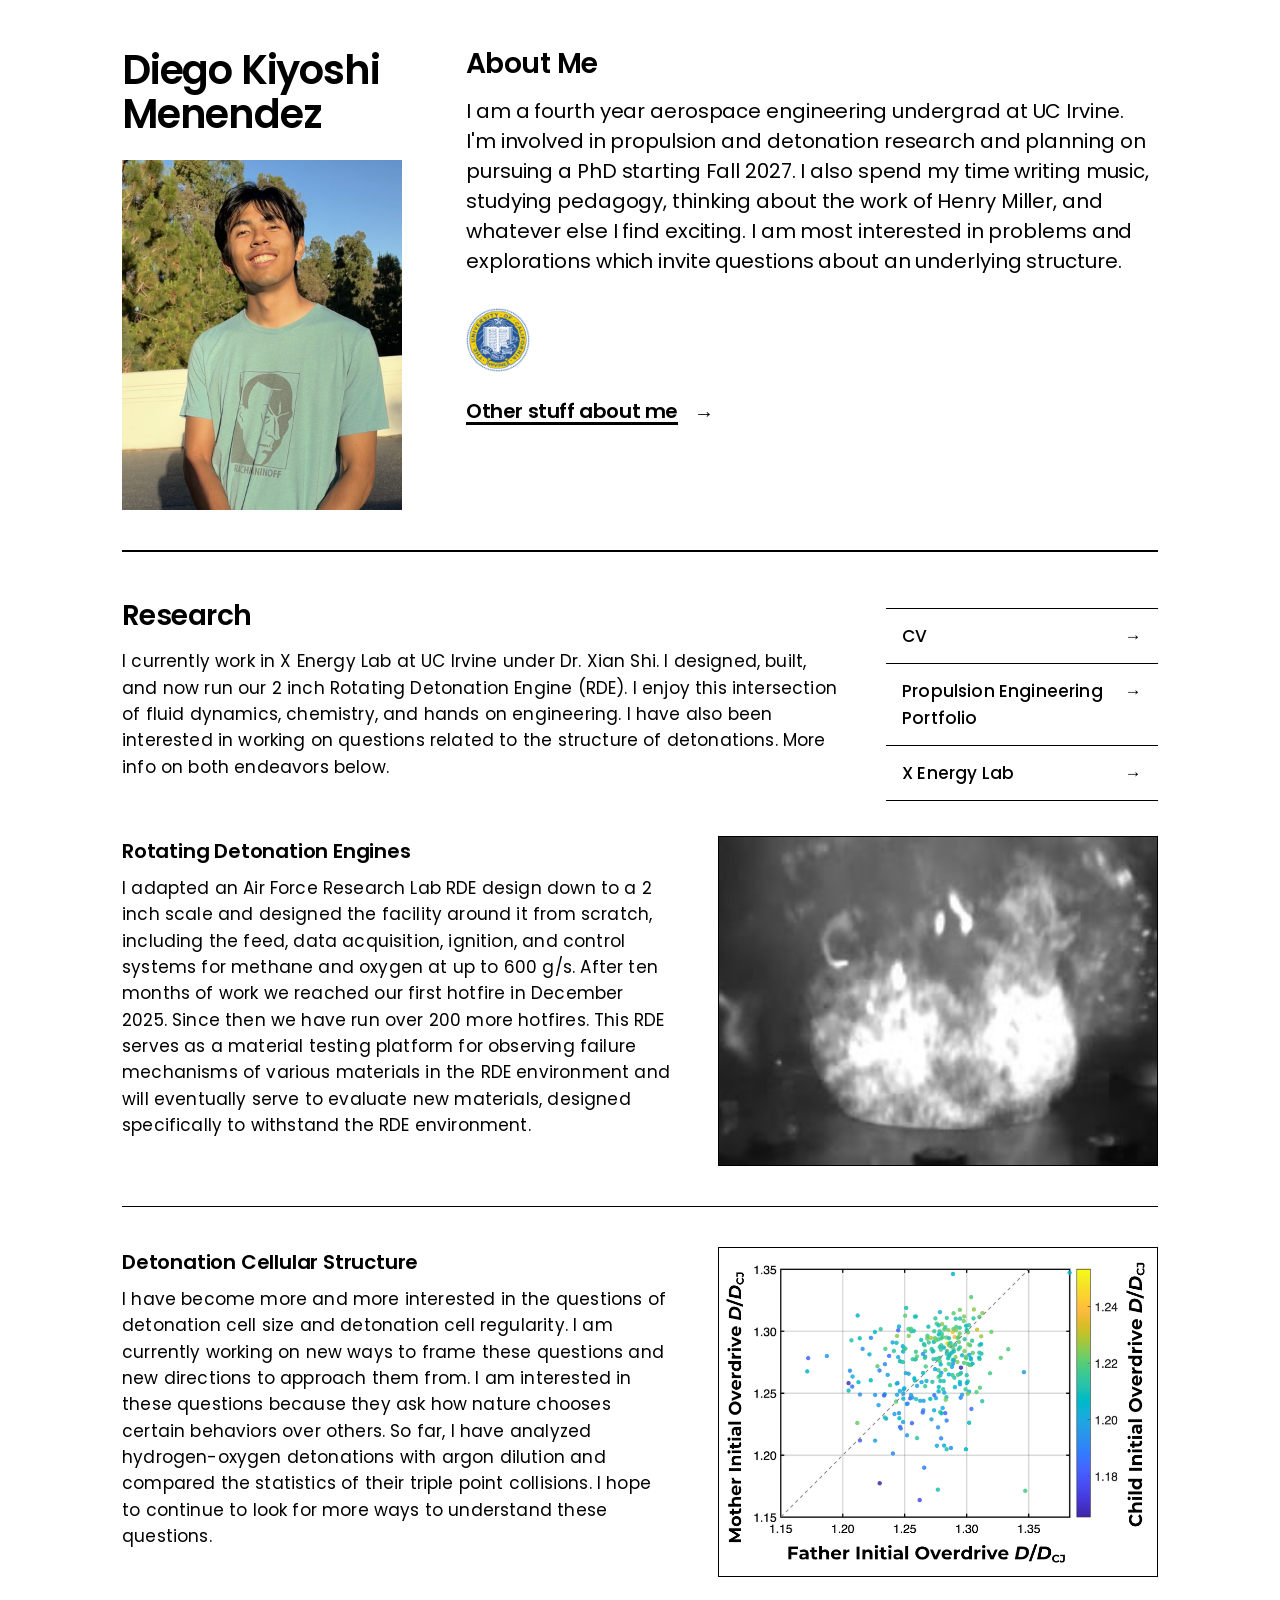
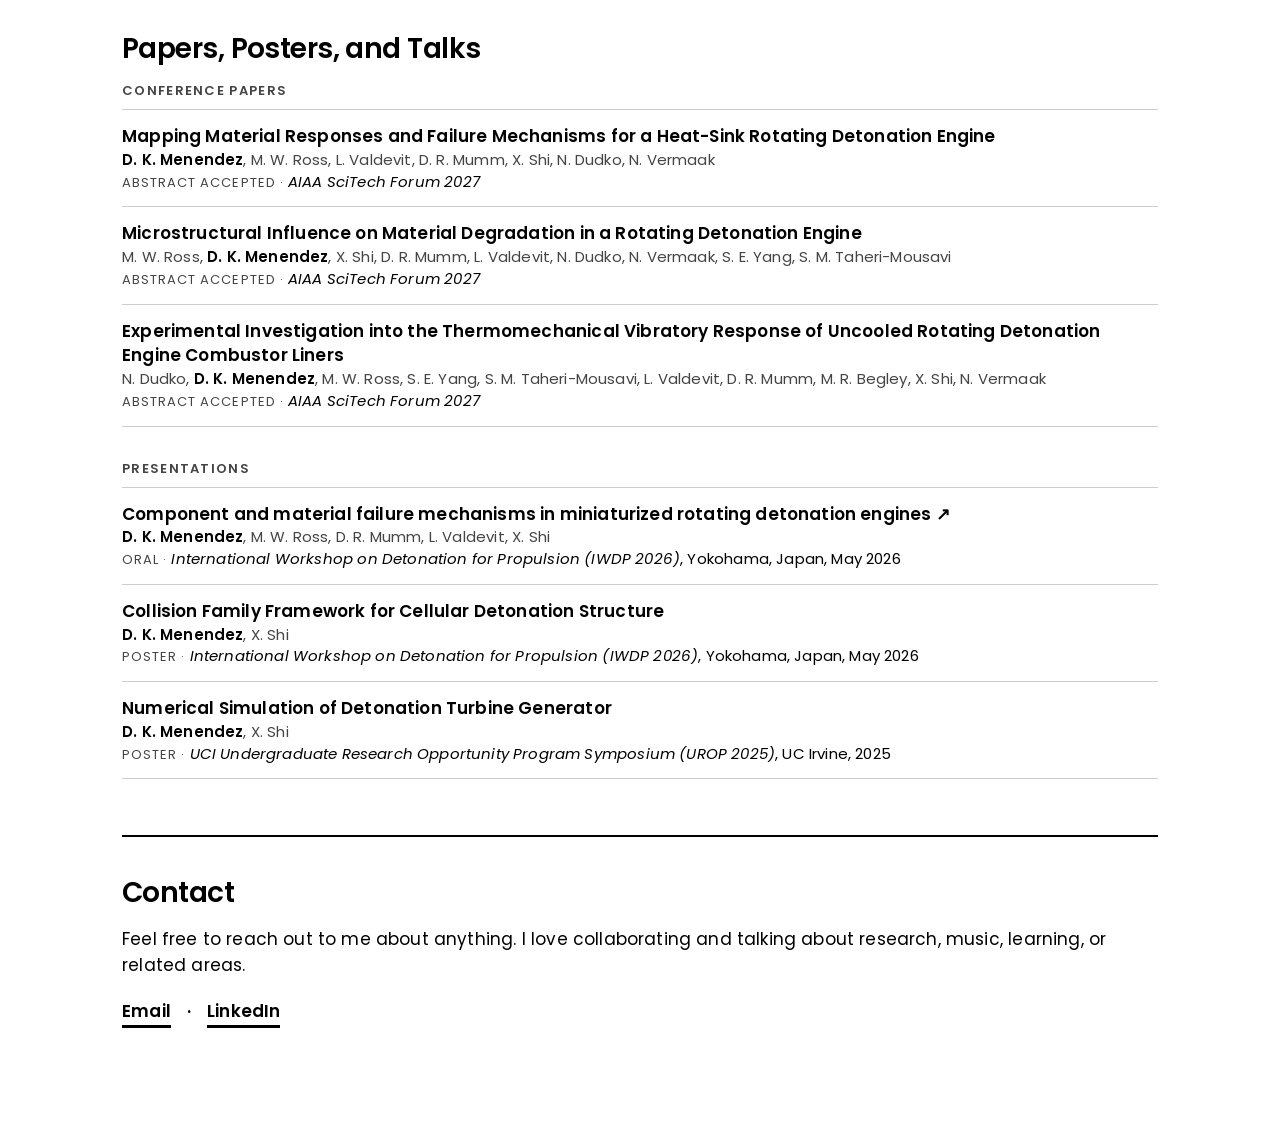
<file: index.html>
<!doctype html>
<html lang="en">
<head>
  <meta charset="utf-8">
  <meta name="viewport" content="width=device-width, initial-scale=1">
  <meta name="robots" content="noindex">
  <title>Diego Kiyoshi Menendez</title>
  <link rel="preconnect" href="https://fonts.googleapis.com">
  <link rel="preconnect" href="https://fonts.gstatic.com" crossorigin>
  <link href="https://fonts.googleapis.com/css2?family=Poppins:wght@400;500;600;700&display=swap" rel="stylesheet">
  <link rel="stylesheet" href="style.css">
</head>
<body>
  <header class="top">
    <div class="identity">
      <h1 class="name">Diego Kiyoshi Menendez</h1>
      <div class="portrait"><img src="portrait.jpg" alt="Portrait of Diego Kiyoshi Menendez"></div>
    </div>
    <section class="about" id="about">
      <h2>About Me</h2>
      <p>I am a fourth year aerospace engineering undergrad at UC Irvine. I'm involved in propulsion and detonation research and planning on pursuing a PhD starting Fall 2027. I also spend my time writing music, studying pedagogy, thinking about the work of Henry Miller, and whatever else I find exciting. I am most interested in problems and explorations which invite questions about an underlying structure.</p>
      <div class="logo-box">
        <div class="logo-slot"><img src="uci-seal.png" alt="University of California, Irvine seal"></div>
      </div>
      <a class="other-stuff" href="other-stuff/index.html">
        <span class="other-stuff-label">Other stuff about me</span>
        <span class="other-stuff-arrow" aria-hidden="true">&rarr;</span>
      </a>
    </section>
  </header>

  <div class="research-layout">
    <main class="research">
      <section id="research-overview">
        <h2>Research</h2>
        <p>I currently work in X Energy Lab at UC Irvine under Dr. Xian Shi. I designed, built, and now run our 2 inch Rotating Detonation Engine (RDE). I enjoy this intersection of fluid dynamics, chemistry, and hands on engineering. I have also been interested in working on questions related to the structure of detonations. More info on both endeavors below.</p>
      </section>

      <section id="threads">
      <article class="thread" id="thread-1">
        <div class="thread-body">
        <h3>Rotating Detonation Engines</h3>
        <p>I adapted an Air Force Research Lab RDE design down to a 2 inch scale and designed the facility around it from scratch, including the feed, data acquisition, ignition, and control systems for methane and oxygen at up to 600 g/s. After ten months of work we reached our first hotfire in December 2025. Since then we have run over 200 more hotfires. This RDE serves as a material testing platform for observing failure mechanisms of various materials in the RDE environment and will eventually serve to evaluate new materials, designed specifically to withstand the RDE environment.</p>
        </div>
        <figure class="thread-media">
          <video autoplay muted loop playsinline preload="auto" disablepictureinpicture poster="media/rde-test-poster.jpg" aria-label="Test footage of the 2 inch rotating detonation engine">
            <source src="media/rde-test.mp4" type="video/mp4">
          </video>
        </figure>
      </article>
      <article class="thread" id="thread-2">
        <div class="thread-body">
        <h3>Detonation Cellular Structure</h3>
        <p>I have become more and more interested in the questions of detonation cell size and detonation cell regularity. I am currently working on new ways to frame these questions and new directions to approach them from. I am interested in these questions because they ask how nature chooses certain behaviors over others. So far, I have analyzed hydrogen-oxygen detonations with argon dilution and compared the statistics of their triple point collisions. I hope to continue to look for more ways to understand these questions.</p>
        </div>
        <figure class="thread-media">
          <img src="media/cell-structure.png" alt="Scatter plot of mother versus father collision initial overdrive, with each point colored by the child collision initial overdrive">
        </figure>
      </article>
      </section>

      <section id="publications">
        <h2>Papers, Posters, and Talks</h2>

        <h3>Conference papers</h3>
        <ul class="pub-list">
          <li>
            <span class="pub-title">Mapping Material Responses and Failure Mechanisms for a Heat-Sink Rotating Detonation Engine</span>
            <span class="pub-authors"><strong>D. K. Menendez</strong>, M. W. Ross, L. Valdevit, D. R. Mumm, X. Shi, N. Dudko, N. Vermaak</span>
            <span class="pub-venue"><span class="pub-tag">Abstract accepted &middot;</span> <em>AIAA SciTech Forum 2027</em></span>
          </li>
          <li>
            <span class="pub-title">Microstructural Influence on Material Degradation in a Rotating Detonation Engine</span>
            <span class="pub-authors">M. W. Ross, <strong>D. K. Menendez</strong>, X. Shi, D. R. Mumm, L. Valdevit, N. Dudko, N. Vermaak, S. E. Yang, S. M. Taheri-Mousavi</span>
            <span class="pub-venue"><span class="pub-tag">Abstract accepted &middot;</span> <em>AIAA SciTech Forum 2027</em></span>
          </li>
          <li>
            <span class="pub-title">Experimental Investigation into the Thermomechanical Vibratory Response of Uncooled Rotating Detonation Engine Combustor Liners</span>
            <span class="pub-authors">N. Dudko, <strong>D. K. Menendez</strong>, M. W. Ross, S. E. Yang, S. M. Taheri-Mousavi, L. Valdevit, D. R. Mumm, M. R. Begley, X. Shi, N. Vermaak</span>
            <span class="pub-venue"><span class="pub-tag">Abstract accepted &middot;</span> <em>AIAA SciTech Forum 2027</em></span>
          </li>
        </ul>

        <h3>Presentations</h3>
        <ul class="pub-list">
          <li>
            <a class="pub-title" href="https://diegokmenendez.github.io/propulsion-engineering-portfolio/pub-iwdp-2026.pdf">Component and material failure mechanisms in miniaturized rotating detonation engines</a>
            <span class="pub-authors"><strong>D. K. Menendez</strong>, M. W. Ross, D. R. Mumm, L. Valdevit, X. Shi</span>
            <span class="pub-venue"><span class="pub-tag">Oral &middot;</span> <em>International Workshop on Detonation for Propulsion (IWDP 2026)</em>, Yokohama, Japan, May 2026</span>
          </li>
          <li>
            <span class="pub-title">Collision Family Framework for Cellular Detonation Structure</span>
            <span class="pub-authors"><strong>D. K. Menendez</strong>, X. Shi</span>
            <span class="pub-venue"><span class="pub-tag">Poster &middot;</span> <em>International Workshop on Detonation for Propulsion (IWDP 2026)</em>, Yokohama, Japan, May 2026</span>
          </li>
          <li>
            <span class="pub-title">Numerical Simulation of Detonation Turbine Generator</span>
            <span class="pub-authors"><strong>D. K. Menendez</strong>, X. Shi</span>
            <span class="pub-venue"><span class="pub-tag">Poster &middot;</span> <em>UCI Undergraduate Research Opportunity Program Symposium (UROP 2025)</em>, UC Irvine, 2025</span>
          </li>
        </ul>
      </section>
    </main>

    <aside class="side">
      <a href="cv.pdf">CV</a>
      <a href="https://diegokmenendez.github.io/propulsion-engineering-portfolio/">Propulsion Engineering Portfolio</a>
      <a href="https://faculty.sites.uci.edu/xenergylab/">X Energy Lab</a>
    </aside>
  </div>

  <footer class="contact-section" id="contact">
    <h2>Contact</h2>
    <p>Feel free to reach out to me about anything. I love collaborating and talking about research, music, learning, or related areas.</p>
    <p class="contact">
      <a href="mailto:dkmenend@uci.edu">Email</a>
      <span aria-hidden="true">&middot;</span>
      <a href="https://www.linkedin.com/in/diegokmenendez">LinkedIn</a>
    </p>
  </footer>
</body>
</html>
</file>
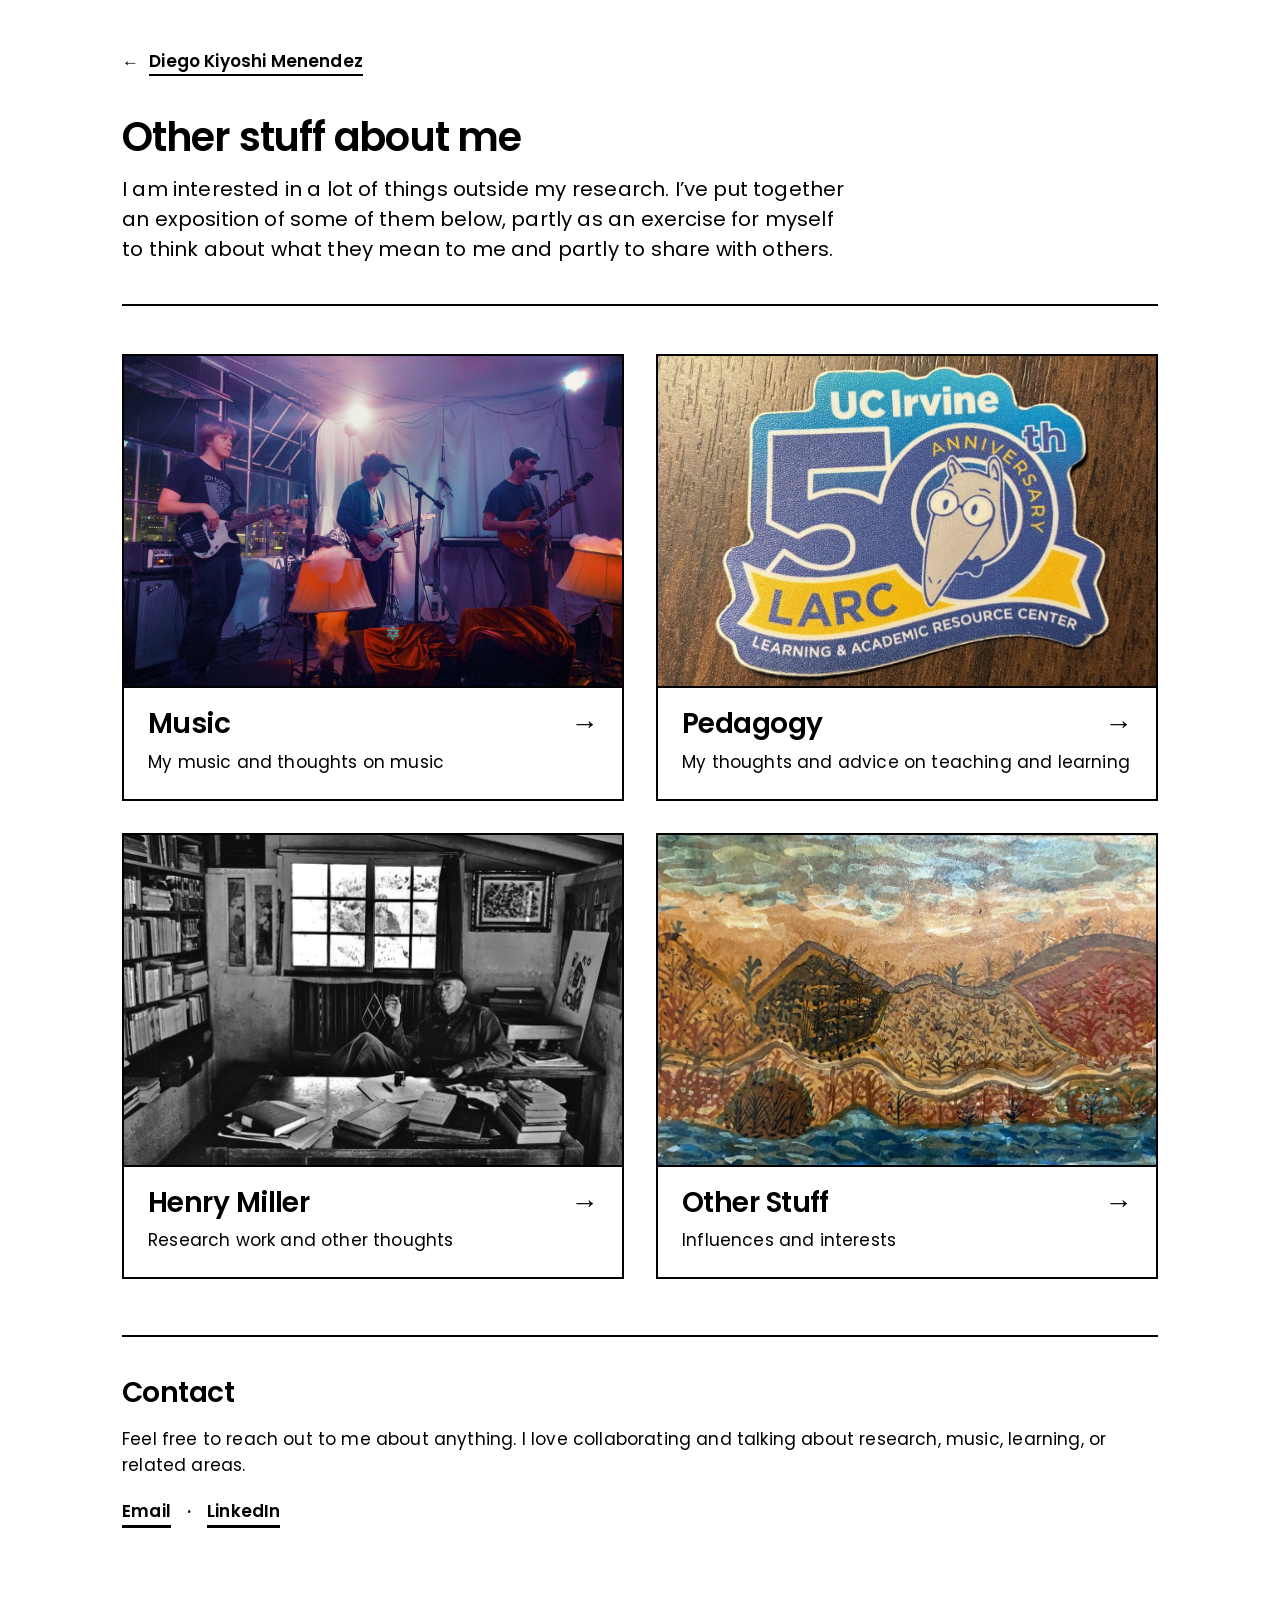
<file: other-stuff/index.html>
<!doctype html>
<html lang="en">
<head>
  <meta charset="utf-8">
  <meta name="viewport" content="width=device-width, initial-scale=1">
  <meta name="robots" content="noindex">
  <title>Other Stuff | Diego Kiyoshi Menendez</title>
  <link rel="preconnect" href="https://fonts.googleapis.com">
  <link rel="preconnect" href="https://fonts.gstatic.com" crossorigin>
  <link href="https://fonts.googleapis.com/css2?family=Poppins:wght@400;500;600;700&display=swap" rel="stylesheet">
  <link rel="stylesheet" href="../style.css">
</head>
<body>
  <header class="page-top">
    <a class="back" href="../index.html">
      <span class="back-arrow" aria-hidden="true">&larr;</span>
      <span class="back-label">Diego Kiyoshi Menendez</span>
    </a>
    <h1 class="page-title">Other stuff about me</h1>
    <p class="page-intro">I am interested in a lot of things outside my research. I&rsquo;ve put together an exposition of some of them below, partly as an exercise for myself to think about what they mean to me and partly to share with others.</p>
  </header>

  <main class="tiles">
      <a class="tile" href="music/index.html">
        <div class="tile-image"><img src="../media/music.jpg" alt="Three musicians playing bass and guitars on a small stage lit in purple and orange, with glowing lamps in the foreground"></div>
        <div class="tile-text">
          <h2>Music<span class="tile-arrow" aria-hidden="true">&rarr;</span></h2>
          <p>My music and thoughts on music</p>
        </div>
      </a>
      <a class="tile" href="pedagogy/index.html">
        <div class="tile-image"><img src="../media/pedagogy.jpg" alt="UC Irvine Learning and Academic Resource Center 50th anniversary sticker on a wooden table"></div>
        <div class="tile-text">
          <h2>Pedagogy<span class="tile-arrow" aria-hidden="true">&rarr;</span></h2>
          <p>My thoughts and advice on teaching and learning</p>
        </div>
      </a>
      <a class="tile" href="henry-miller/index.html">
        <div class="tile-image"><img src="../media/henry-miller.jpg" alt="Black-and-white photograph of a man seated at a cluttered desk in a book-filled study"></div>
        <div class="tile-text">
          <h2>Henry Miller<span class="tile-arrow" aria-hidden="true">&rarr;</span></h2>
          <p>Research work and other thoughts</p>
        </div>
      </a>
      <a class="tile" href="elsewhere/index.html">
        <div class="tile-image"><img src="../media/other-stuff.jpg" alt="Small gouache landscape of rust-colored hills under a cloudy sky above blue water"></div>
        <div class="tile-text">
          <h2>Other Stuff<span class="tile-arrow" aria-hidden="true">&rarr;</span></h2>
          <p>Influences and interests</p>
        </div>
      </a>
  </main>

  <footer class="contact-section" id="contact">
    <h2>Contact</h2>
    <p>Feel free to reach out to me about anything. I love collaborating and talking about research, music, learning, or related areas.</p>
    <p class="contact">
      <a href="mailto:dkmenend@uci.edu">Email</a>
      <span aria-hidden="true">&middot;</span>
      <a href="https://www.linkedin.com/in/diegokmenendez">LinkedIn</a>
    </p>
  </footer>
</body>
</html>
</file>
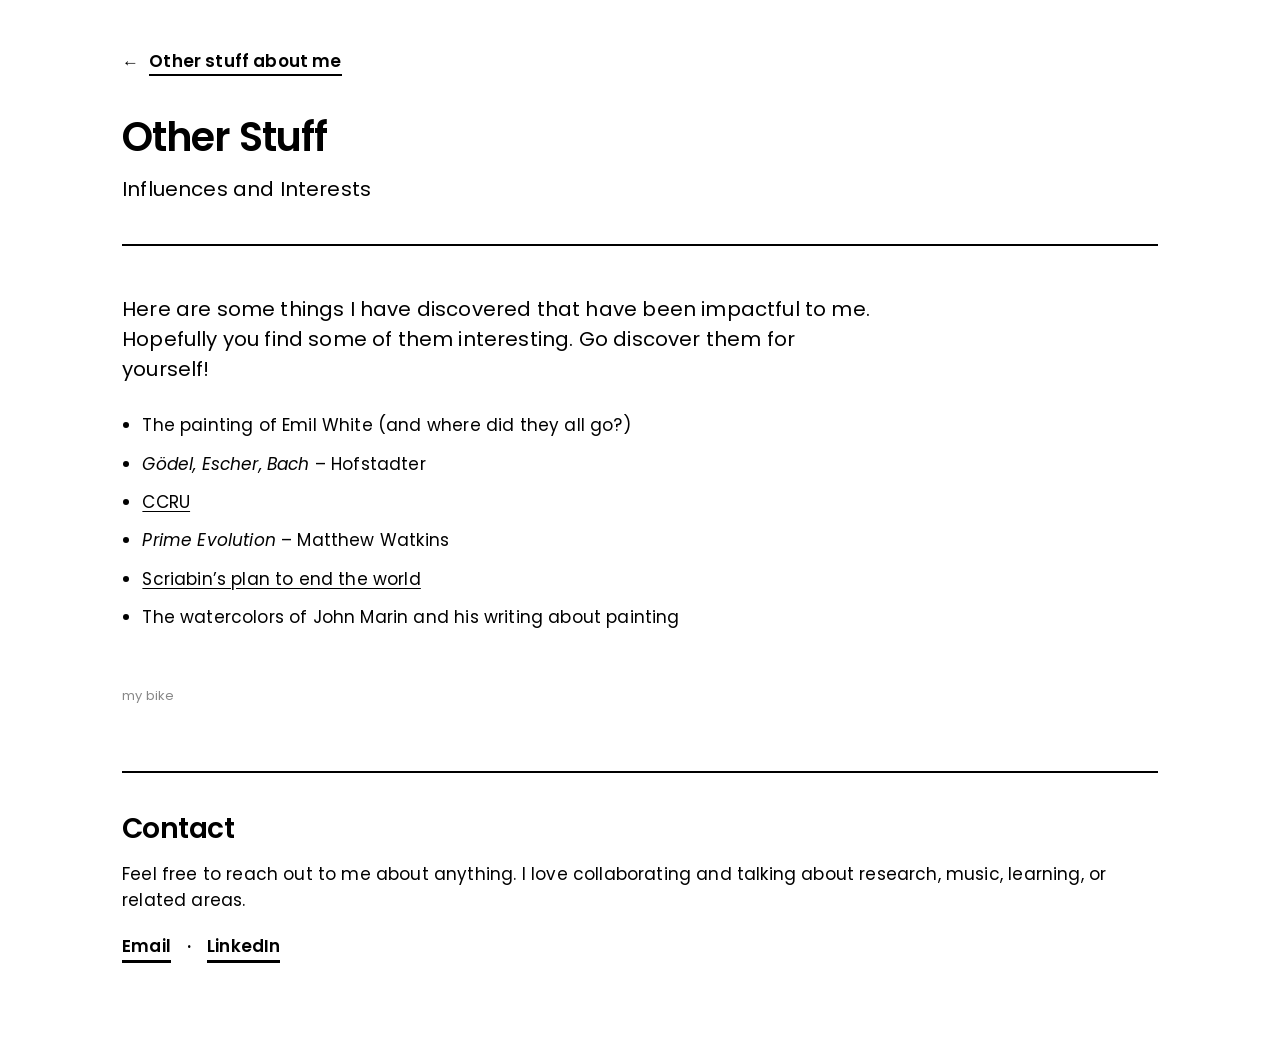
<file: other-stuff/elsewhere/index.html>
<!doctype html>
<html lang="en">
<head>
  <meta charset="utf-8">
  <meta name="viewport" content="width=device-width, initial-scale=1">
  <meta name="robots" content="noindex">
  <title>Other Stuff | Diego Kiyoshi Menendez</title>
  <link rel="preconnect" href="https://fonts.googleapis.com">
  <link rel="preconnect" href="https://fonts.gstatic.com" crossorigin>
  <link href="https://fonts.googleapis.com/css2?family=Poppins:wght@400;500;600;700&display=swap" rel="stylesheet">
  <link rel="stylesheet" href="../../style.css">
</head>
<body>
  <header class="page-top">
    <div class="page-top-text">
      <a class="back" href="../index.html">
        <span class="back-arrow" aria-hidden="true">&larr;</span>
        <span class="back-label">Other stuff about me</span>
      </a>
      <h1 class="page-title">Other Stuff</h1>
      <p class="page-intro">Influences and Interests</p>
    </div>
  </header>

  <main class="story picks">
    <section class="prose">
      <p class="picks-lead">Here are some things I have discovered that have been impactful to me. Hopefully you find some of them interesting. Go discover them for yourself!</p>
      <ul class="picks-list">
        <li>The painting of Emil White (and where did they all go?)</li>
        <li><em>G&ouml;del, Escher, Bach</em> &ndash; Hofstadter</li>
        <li><a href="http://www.ccru.net/swarm1/1_melt.htm" target="_blank" rel="noopener">CCRU</a></li>
        <li><em>Prime Evolution</em> &ndash; Matthew Watkins</li>
        <li><a href="https://en.wikipedia.org/wiki/Mysterium_(Scriabin)" target="_blank" rel="noopener">Scriabin&rsquo;s plan to end the world</a></li>
        <li>The watercolors of John Marin and his writing about painting</li>
      </ul>
      <p class="hush"><a href="../../media/bike.jpg" target="_blank" rel="noopener">my bike</a></p>
    </section>
  </main>

  <footer class="contact-section" id="contact">
    <h2>Contact</h2>
    <p>Feel free to reach out to me about anything. I love collaborating and talking about research, music, learning, or related areas.</p>
    <p class="contact">
      <a href="mailto:dkmenend@uci.edu">Email</a>
      <span aria-hidden="true">&middot;</span>
      <a href="https://www.linkedin.com/in/diegokmenendez">LinkedIn</a>
    </p>
  </footer>
</body>
</html>
</file>
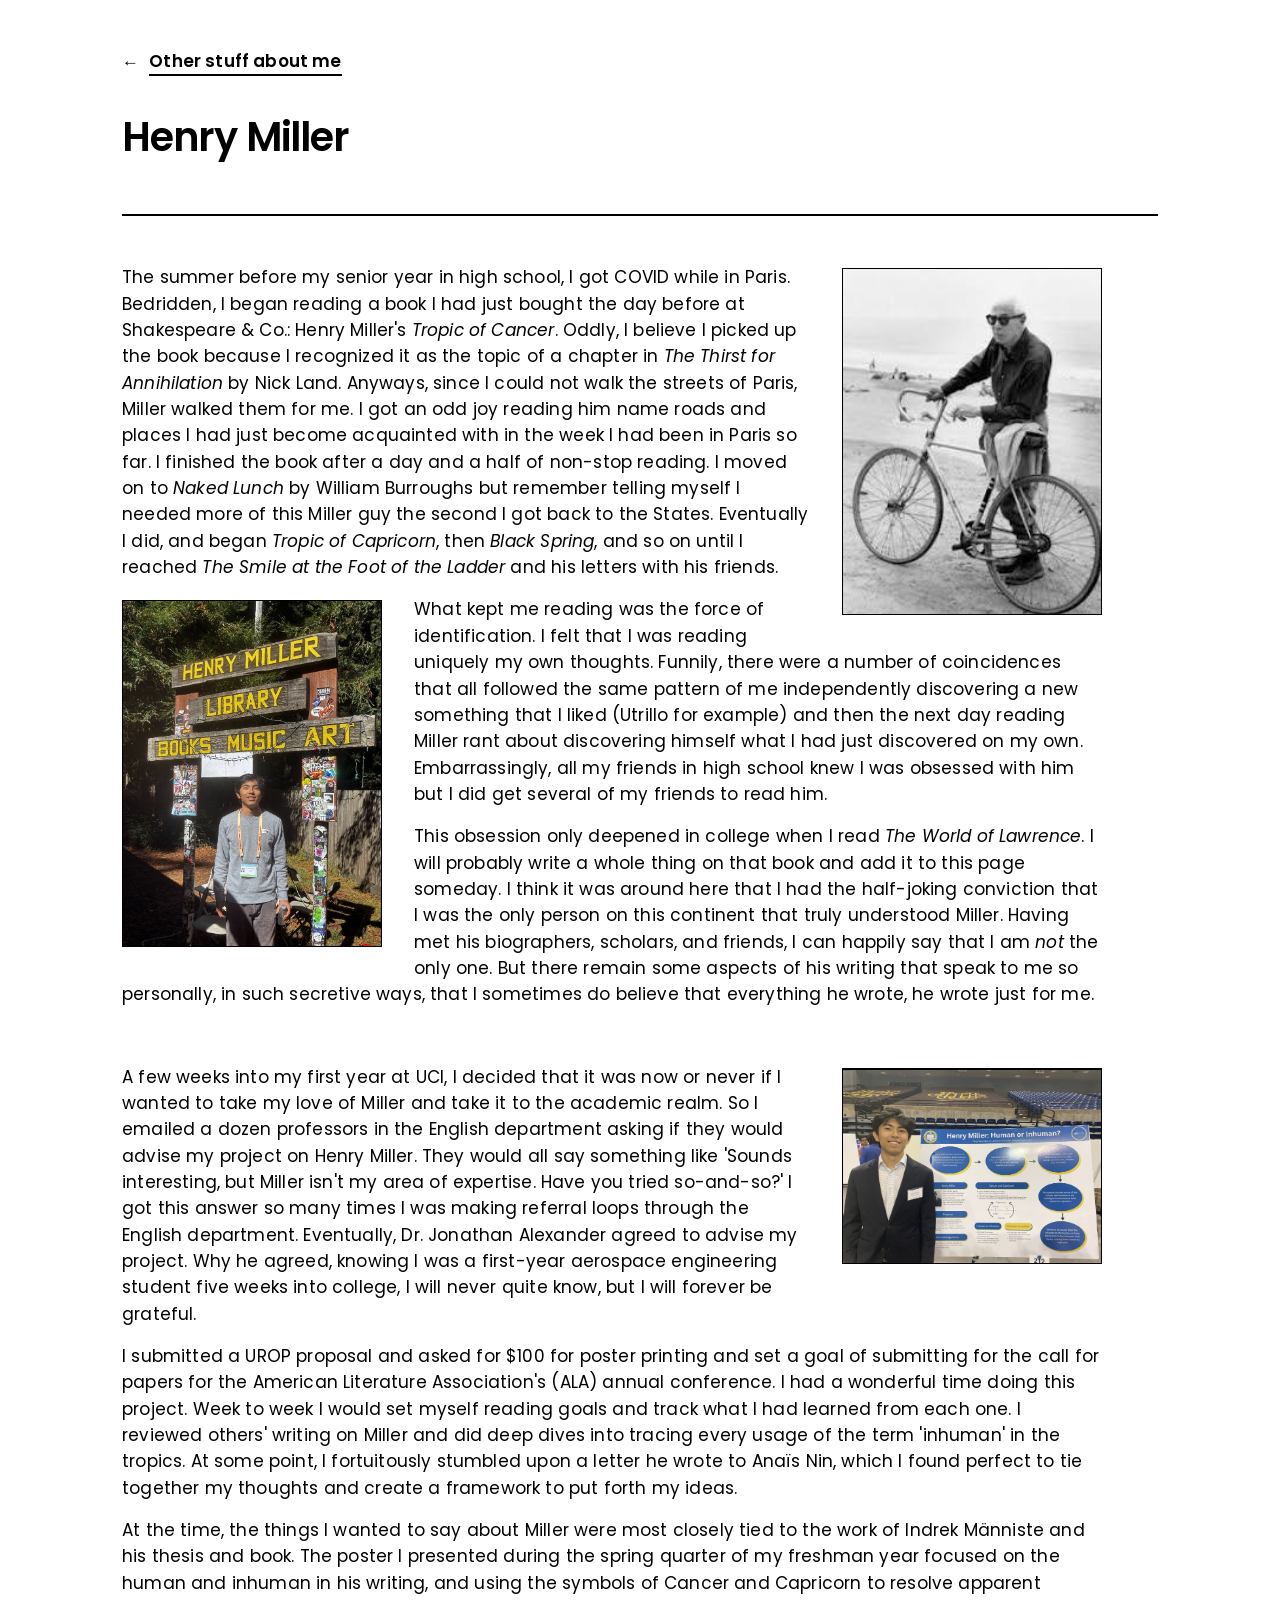
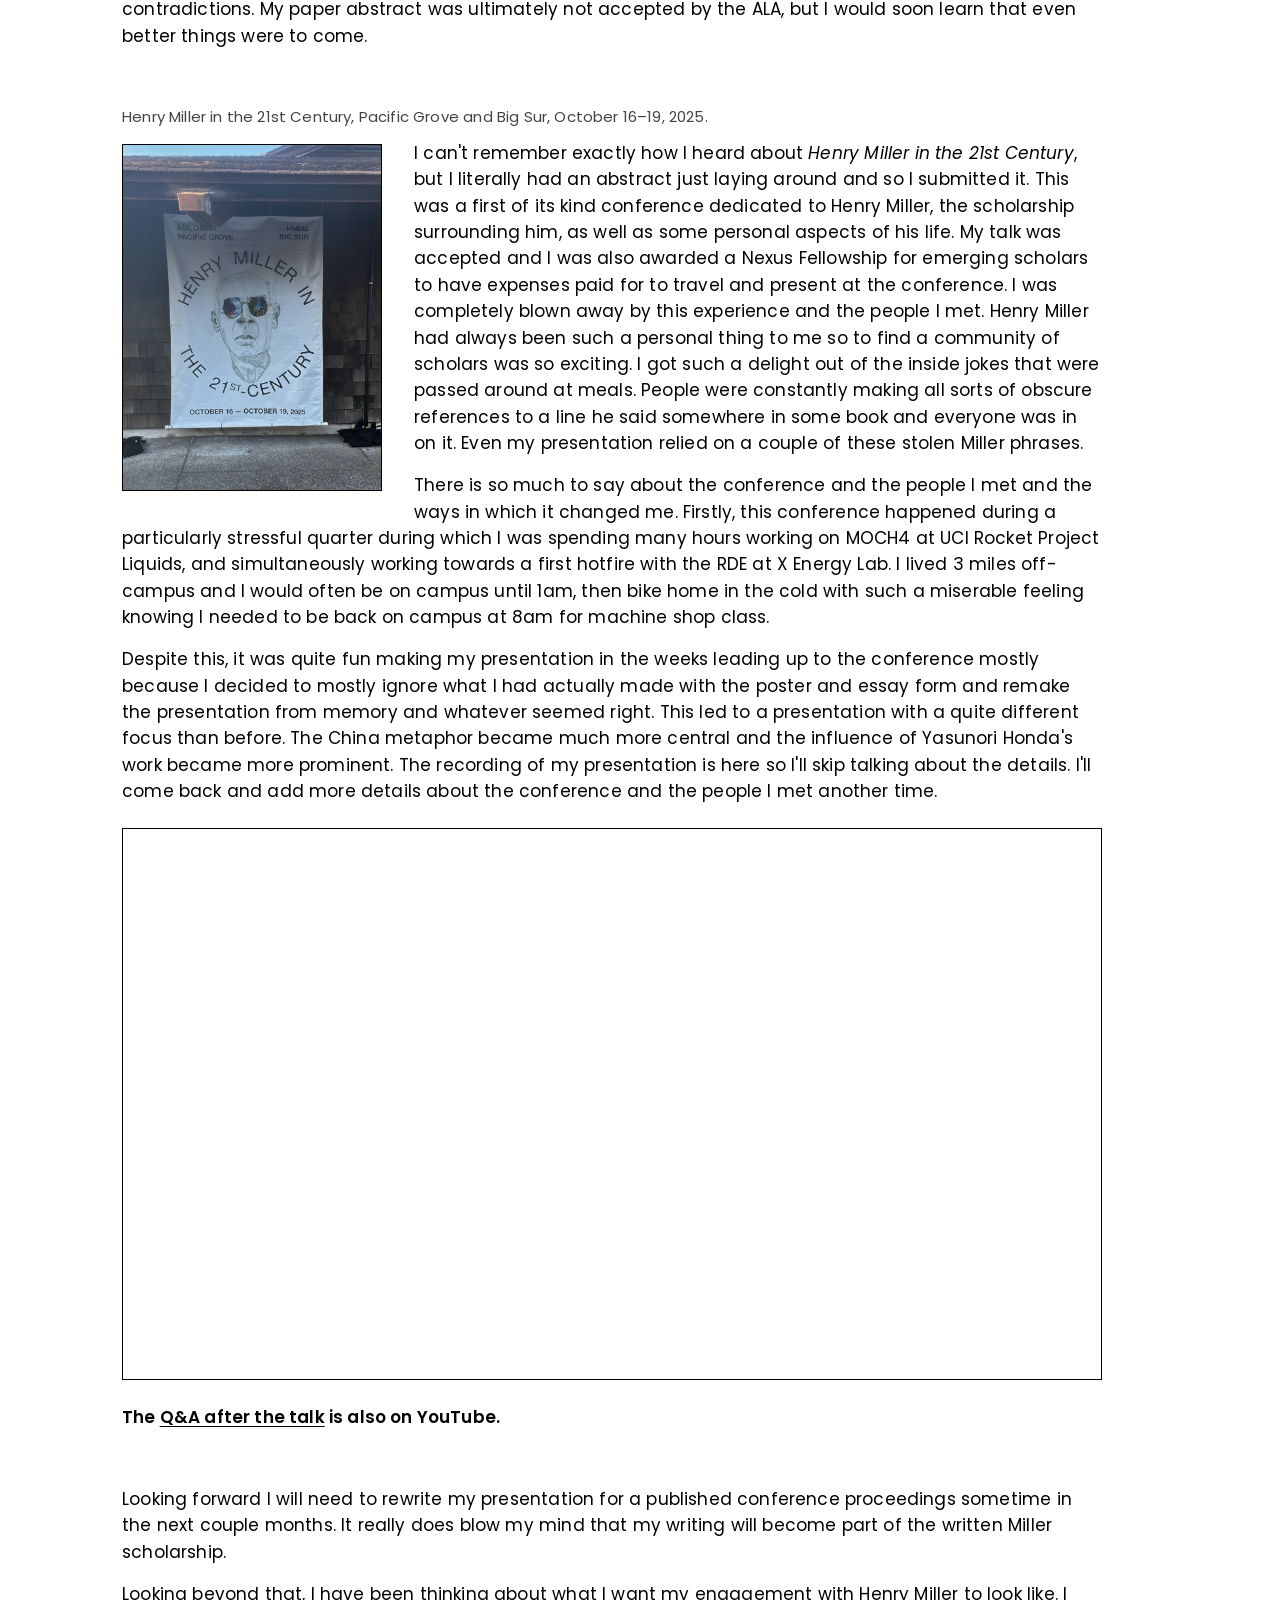
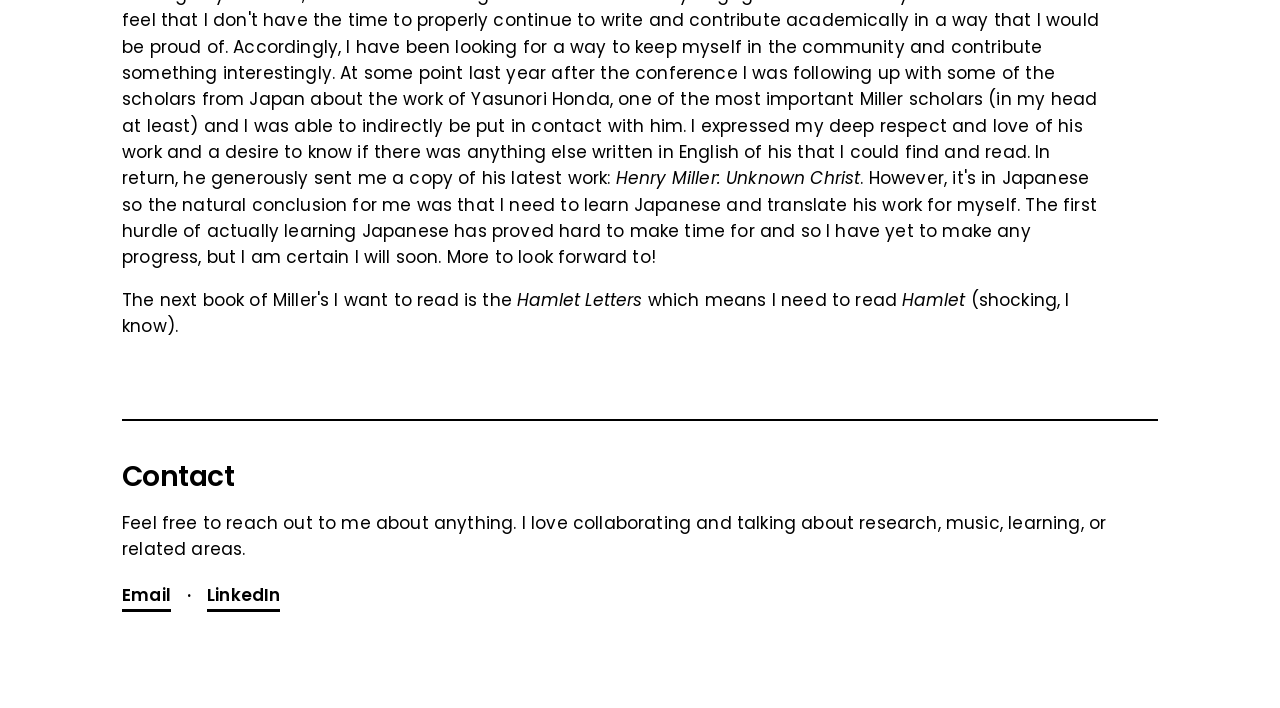
<file: other-stuff/henry-miller/index.html>
<!doctype html>
<html lang="en">
<head>
  <meta charset="utf-8">
  <meta name="viewport" content="width=device-width, initial-scale=1">
  <meta name="robots" content="noindex">
  <title>Henry Miller | Diego Kiyoshi Menendez</title>
  <link rel="preconnect" href="https://fonts.googleapis.com">
  <link rel="preconnect" href="https://fonts.gstatic.com" crossorigin>
  <link href="https://fonts.googleapis.com/css2?family=Poppins:wght@400;500;600;700&display=swap" rel="stylesheet">
  <link rel="stylesheet" href="../../style.css">
</head>
<body>
  <header class="page-top">
    <div class="page-top-text">
      <a class="back" href="../index.html">
        <span class="back-arrow" aria-hidden="true">&larr;</span>
        <span class="back-label">Other stuff about me</span>
      </a>
      <h1 class="page-title">Henry Miller</h1>
    </div>
  </header>

  <main class="story flow">
    <section class="prose" id="about" aria-label="What Miller means to me">
      <figure class="inset inset-right crop">
        <img src="../../media/hm-bike.jpg" alt="Henry Miller on a bicycle at the beach, in a black-and-white photograph" width="218" height="320">
      </figure>
      <p>The summer before my senior year in high school, I got COVID while in Paris. Bedridden, I began reading a book I had just bought the day before at Shakespeare &amp; Co.: Henry Miller's <em>Tropic of Cancer</em>. Oddly, I believe I picked up the book because I recognized it as the topic of a chapter in <em>The Thirst for Annihilation</em> by Nick Land. Anyways, since I could not walk the streets of Paris, Miller walked them for me. I got an odd joy reading him name roads and places I had just become acquainted with in the week I had been in Paris so far. I finished the book after a day and a half of non-stop reading. I moved on to <em>Naked Lunch</em> by William Burroughs but remember telling myself I needed more of this Miller guy the second I got back to the States. Eventually I did, and began <em>Tropic of Capricorn</em>, then <em>Black Spring</em>, and so on until I reached <em>The Smile at the Foot of the Ladder</em> and his letters with his friends.</p>
      <figure class="inset inset-left crop">
        <img src="../../media/hm-conf2.jpg" alt="Diego Menendez at the Henry Miller Memorial Library sign in Big Sur" width="787" height="1400" loading="lazy">
      </figure>
      <p>What kept me reading was the force of identification. I felt that I was reading uniquely my own thoughts. Funnily, there were a number of coincidences that all followed the same pattern of me independently discovering a new something that I liked (Utrillo for example) and then the next day reading Miller rant about discovering himself what I had just discovered on my own. Embarrassingly, all my friends in high school knew I was obsessed with him but I did get several of my friends to read him.</p>
      <p>This obsession only deepened in college when I read <em>The World of Lawrence</em>. I will probably write a whole thing on that book and add it to this page someday. I think it was around here that I had the half-joking conviction that I was the only person on this continent that truly understood Miller. Having met his biographers, scholars, and friends, I can happily say that I am <em>not</em> the only one. But there remain some aspects of his writing that speak to me so personally, in such secretive ways, that I sometimes do believe that everything he wrote, he wrote just for me.</p>
    </section>

    <section class="prose" id="poster">
      <div class="break">
      </div>
      <figure class="side">
        <img src="../../media/hm-poster.jpg" alt="Diego Menendez standing beside his poster, Henry Miller: Human or Inhuman?" width="1400" height="1050">
      </figure>
      <p>A few weeks into my first year at UCI, I decided that it was now or never if I wanted to take my love of Miller and take it to the academic realm. So I emailed a dozen professors in the English department asking if they would advise my project on Henry Miller. They would all say something like 'Sounds interesting, but Miller isn't my area of expertise. Have you tried so-and-so?' I got this answer so many times I was making referral loops through the English department. Eventually, Dr. Jonathan Alexander agreed to advise my project. Why he agreed, knowing I was a first-year aerospace engineering student five weeks into college, I will never quite know, but I will forever be grateful.</p>
      <p>I submitted a UROP proposal and asked for $100 for poster printing and set a goal of submitting for the call for papers for the American Literature Association's (ALA) annual conference. I had a wonderful time doing this project. Week to week I would set myself reading goals and track what I had learned from each one. I reviewed others' writing on Miller and did deep dives into tracing every usage of the term 'inhuman' in the tropics. At some point, I fortuitously stumbled upon a letter he wrote to Anaïs Nin, which I found perfect to tie together my thoughts and create a framework to put forth my ideas.</p>
      <p>At the time, the things I wanted to say about Miller were most closely tied to the work of Indrek Männiste and his thesis and book. The poster I presented during the spring quarter of my freshman year focused on the human and inhuman in his writing, and using the symbols of Cancer and Capricorn to resolve apparent contradictions. My paper abstract was ultimately not accepted by the ALA, but I would soon learn that even better things were to come.</p>
    </section>

    <section class="prose" id="conference">
      <div class="break">
        <p class="story-meta">Henry Miller in the 21st Century, Pacific Grove and Big Sur, October 16&ndash;19, 2025.</p>
      </div>
      <figure class="inset inset-left crop">
        <img src="../../media/hm-conf1.jpg" alt="Banner for Henry Miller in the 21st Century, October 16 to 19, 2025" width="787" height="1400" loading="lazy">
      </figure>
      <p>I can't remember exactly how I heard about <em>Henry Miller in the 21st Century</em>, but I literally had an abstract just laying around and so I submitted it. This was a first of its kind conference dedicated to Henry Miller, the scholarship surrounding him, as well as some personal aspects of his life. My talk was accepted and I was also awarded a Nexus Fellowship for emerging scholars to have expenses paid for to travel and present at the conference. I was completely blown away by this experience and the people I met. Henry Miller had always been such a personal thing to me so to find a community of scholars was so exciting. I got such a delight out of the inside jokes that were passed around at meals. People were constantly making all sorts of obscure references to a line he said somewhere in some book and everyone was in on it. Even my presentation relied on a couple of these stolen Miller phrases.</p>
      <p>There is so much to say about the conference and the people I met and the ways in which it changed me. Firstly, this conference happened during a particularly stressful quarter during which I was spending many hours working on MOCH4 at UCI Rocket Project Liquids, and simultaneously working towards a first hotfire with the RDE at X Energy Lab. I lived 3 miles off-campus and I would often be on campus until 1am, then bike home in the cold with such a miserable feeling knowing I needed to be back on campus at 8am for machine shop class.</p>
      <p>Despite this, it was quite fun making my presentation in the weeks leading up to the conference mostly because I decided to mostly ignore what I had actually made with the poster and essay form and remake the presentation from memory and whatever seemed right. This led to a presentation with a quite different focus than before. The China metaphor became much more central and the influence of Yasunori Honda's work became more prominent. The recording of my presentation is here so I'll skip talking about the details. I'll come back and add more details about the conference and the people I met another time.</p>
      <figure class="wide clear">
        <iframe class="media-video" src="https://www.youtube-nocookie.com/embed/elDg_28YlQc" title="Conference talk" loading="lazy" allow="accelerometer; encrypted-media; gyroscope; picture-in-picture" referrerpolicy="strict-origin-when-cross-origin" allowfullscreen></iframe>
      </figure>
      <p class="story-link">The <a href="https://www.youtube.com/watch?v=A8KtkOV52Lo" target="_blank" rel="noopener">Q&amp;A after the talk</a> is also on YouTube.</p>
    </section>

    <section class="prose" id="publication">
      <div class="break">
      </div>
      <p>Looking forward I will need to rewrite my presentation for a published conference proceedings sometime in the next couple months. It really does blow my mind that my writing will become part of the written Miller scholarship.</p>
      <p>Looking beyond that, I have been thinking about what I want my engagement with Henry Miller to look like. I feel that I don't have the time to properly continue to write and contribute academically in a way that I would be proud of. Accordingly, I have been looking for a way to keep myself in the community and contribute something interestingly. At some point last year after the conference I was following up with some of the scholars from Japan about the work of Yasunori Honda, one of the most important Miller scholars (in my head at least) and I was able to indirectly be put in contact with him. I expressed my deep respect and love of his work and a desire to know if there was anything else written in English of his that I could find and read. In return, he generously sent me a copy of his latest work: <em>Henry Miller: Unknown Christ</em>. However, it's in Japanese so the natural conclusion for me was that I need to learn Japanese and translate his work for myself. The first hurdle of actually learning Japanese has proved hard to make time for and so I have yet to make any progress, but I am certain I will soon. More to look forward to!</p>
      <p>The next book of Miller's I want to read is the <em>Hamlet Letters</em> which means I need to read <em>Hamlet</em> (shocking, I know).</p>
    </section>
  </main>

  <footer class="contact-section" id="contact">
    <h2>Contact</h2>
    <p>Feel free to reach out to me about anything. I love collaborating and talking about research, music, learning, or related areas.</p>
    <p class="contact">
      <a href="mailto:dkmenend@uci.edu">Email</a>
      <span aria-hidden="true">&middot;</span>
      <a href="https://www.linkedin.com/in/diegokmenendez">LinkedIn</a>
    </p>
  </footer>
</body>
</html>
</file>
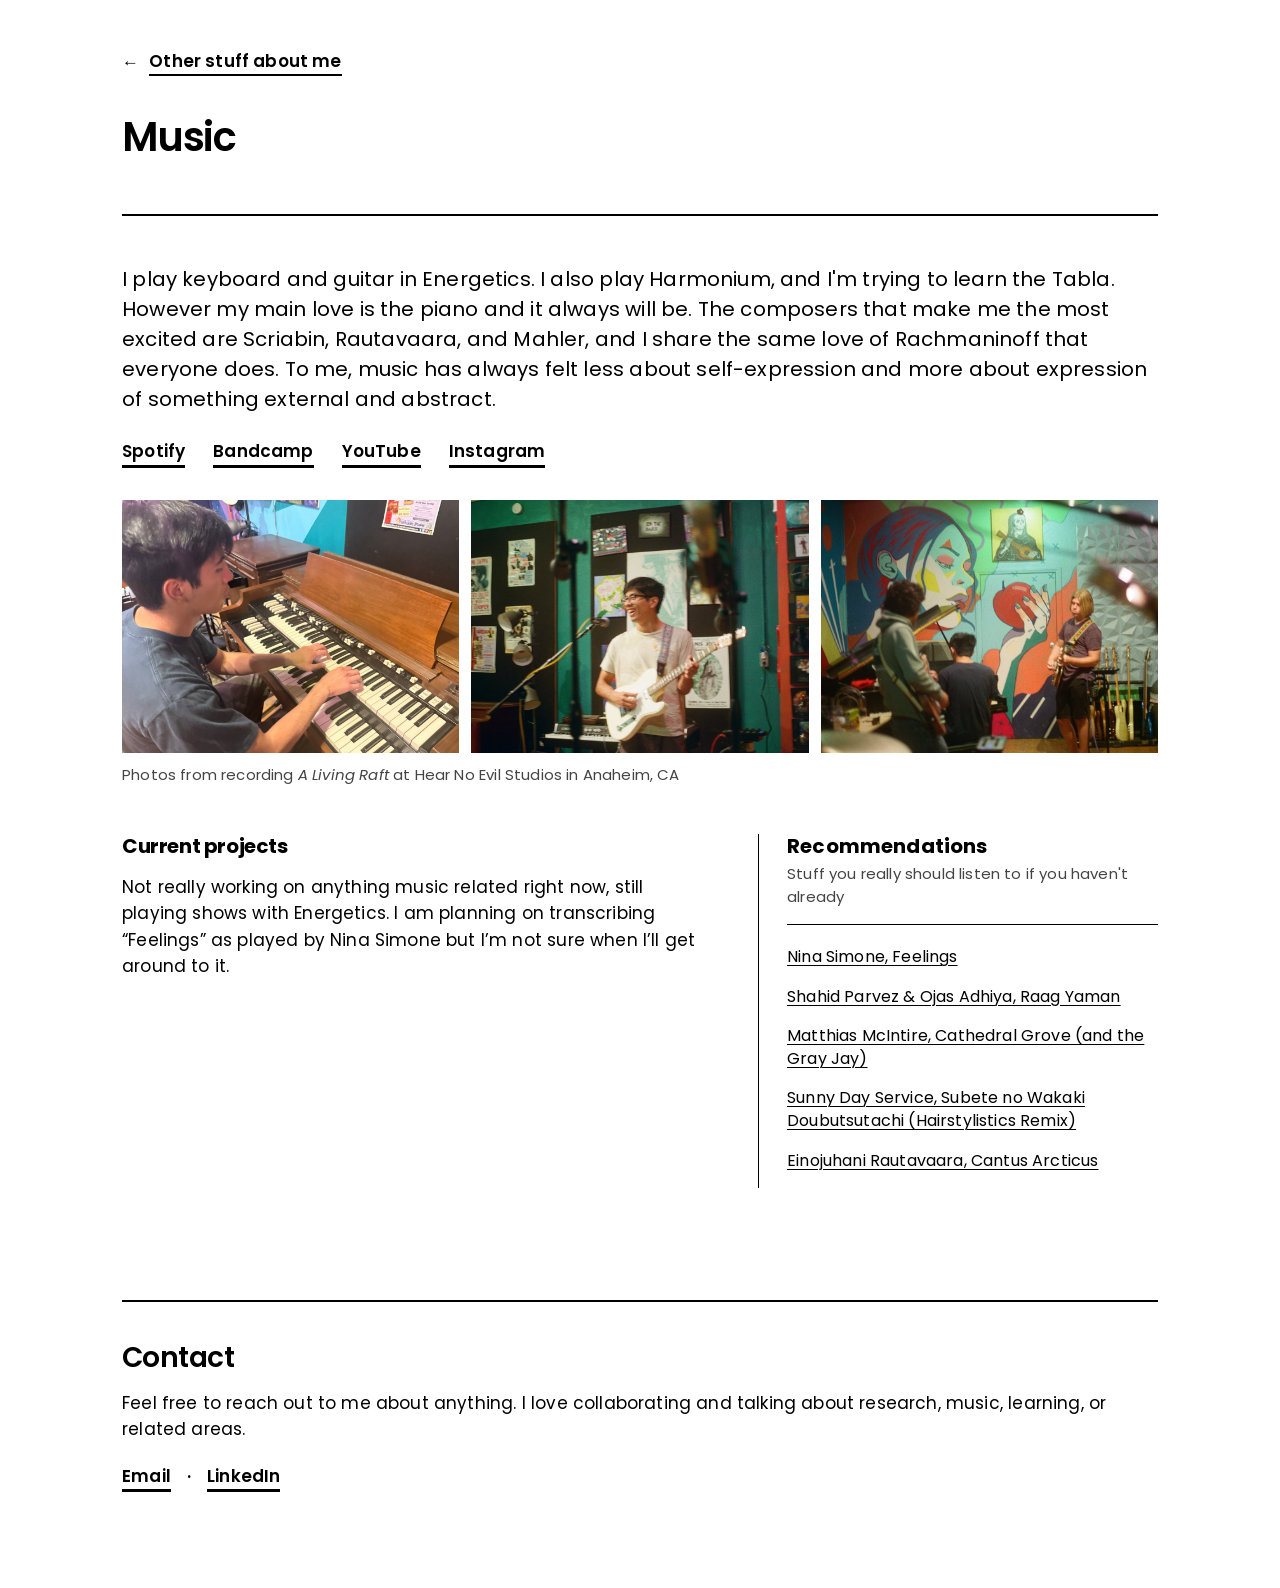
<file: other-stuff/music/index.html>
<!doctype html>
<html lang="en">
<head>
  <meta charset="utf-8">
  <meta name="viewport" content="width=device-width, initial-scale=1">
  <meta name="robots" content="noindex">
  <title>Music | Diego Kiyoshi Menendez</title>
  <link rel="preconnect" href="https://fonts.googleapis.com">
  <link rel="preconnect" href="https://fonts.gstatic.com" crossorigin>
  <link href="https://fonts.googleapis.com/css2?family=Poppins:wght@400;500;600;700&display=swap" rel="stylesheet">
  <link rel="stylesheet" href="../../style.css">
</head>
<body>
  <header class="page-top">
    <div class="page-top-text">
      <a class="back" href="../index.html">
        <span class="back-arrow" aria-hidden="true">&larr;</span>
        <span class="back-label">Other stuff about me</span>
      </a>
      <h1 class="page-title">Music</h1>
    </div>
  </header>

  <main class="story music">
    <section class="prose" id="about">
      <p class="music-lead">I play keyboard and guitar in Energetics. I also play Harmonium, and I'm trying to learn the Tabla. However my main love is the piano and it always will be. The composers that make me the most excited are Scriabin, Rautavaara, and Mahler, and I share the same love of Rachmaninoff that everyone does. To me, music has always felt less about self-expression and more about expression of something external and abstract.</p>
      <p class="music-links">
        <a class="cta" href="https://open.spotify.com/artist/5RWrQ5yMqwRod5LlxdruNk" target="_blank" rel="noopener">Spotify</a>
        <a class="cta" href="https://energeticstheband.bandcamp.com/" target="_blank" rel="noopener">Bandcamp</a>
        <a class="cta" href="https://www.youtube.com/@energeticsband" target="_blank" rel="noopener">YouTube</a>
        <a class="cta" href="https://www.instagram.com/energeticsband/" target="_blank" rel="noopener">Instagram</a>
      </p>
      <figure class="photo-row">
        <div class="photo-grid">
          <img src="../../media/music-raft1.jpg" alt="Diego playing a Hammond organ in the studio">
          <img src="../../media/music-raft2.jpg" alt="Diego laughing on guitar during a session">
          <img src="../../media/music-raft3.jpg" alt="The band tracking in front of a mural">
        </div>
        <figcaption>Photos from recording <em>A Living Raft</em> at Hear No Evil Studios in Anaheim, CA</figcaption>
      </figure>
    </section>

    <section class="prose music-cols" id="current">
      <div class="col-main">
        <h2>Current projects</h2>
        <p>Not really working on anything music related right now, still playing shows with Energetics. I am planning on transcribing &ldquo;Feelings&rdquo; as played by Nina Simone but I&rsquo;m not sure when I&rsquo;ll get around to it.</p>
      </div>
      <aside class="col-side listen" id="listen">
        <p class="listen-intro">Recommendations</p>
        <p class="listen-sub">Stuff you really should listen to if you haven't already</p>
        <ul>
        <li><a href="https://www.youtube.com/watch?v=WyB5tt8Wql4" target="_blank" rel="noopener">Nina Simone, Feelings</a></li>
        <li><a href="https://www.youtube.com/watch?v=ed4SIvGjqNI" target="_blank" rel="noopener">Shahid Parvez &amp; Ojas Adhiya, Raag Yaman</a></li>
        <li><a href="https://www.youtube.com/watch?v=VKFTnAtfTv4" target="_blank" rel="noopener">Matthias McIntire, Cathedral Grove (and the Gray Jay)</a></li>
        <li><a href="https://www.youtube.com/watch?v=k9KKIXpRBTE" target="_blank" rel="noopener">Sunny Day Service, Subete no Wakaki Doubutsutachi (Hairstylistics Remix)</a></li>
        <li><a href="https://www.youtube.com/watch?v=TO3YRZWLvQo" target="_blank" rel="noopener">Einojuhani Rautavaara, Cantus Arcticus</a></li>
      </ul>
      </aside>
    </section>
  </main>

  <footer class="contact-section" id="contact">
    <h2>Contact</h2>
    <p>Feel free to reach out to me about anything. I love collaborating and talking about research, music, learning, or related areas.</p>
    <p class="contact">
      <a href="mailto:dkmenend@uci.edu">Email</a>
      <span aria-hidden="true">&middot;</span>
      <a href="https://www.linkedin.com/in/diegokmenendez">LinkedIn</a>
    </p>
  </footer>
</body>
</html>
</file>
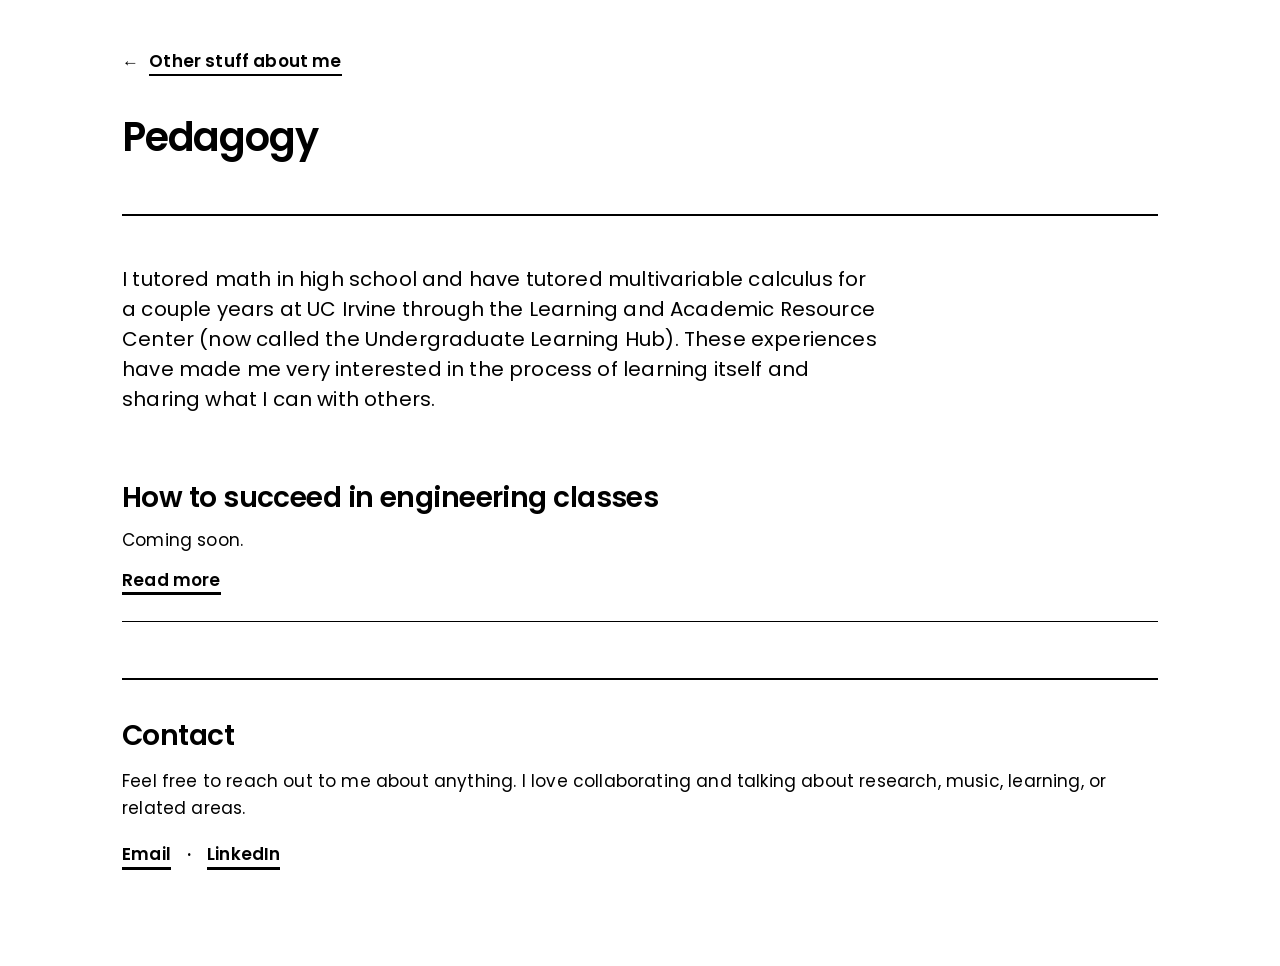
<file: other-stuff/pedagogy/index.html>
<!doctype html>
<html lang="en">
<head>
  <meta charset="utf-8">
  <meta name="viewport" content="width=device-width, initial-scale=1">
  <meta name="robots" content="noindex">
  <title>Pedagogy | Diego Kiyoshi Menendez</title>
  <link rel="preconnect" href="https://fonts.googleapis.com">
  <link rel="preconnect" href="https://fonts.gstatic.com" crossorigin>
  <link href="https://fonts.googleapis.com/css2?family=Poppins:wght@400;500;600;700&display=swap" rel="stylesheet">
  <link rel="stylesheet" href="../../style.css">
</head>
<body>
  <header class="page-top">
    <div class="page-top-text">
      <a class="back" href="../index.html">
        <span class="back-arrow" aria-hidden="true">&larr;</span>
        <span class="back-label">Other stuff about me</span>
      </a>
      <h1 class="page-title">Pedagogy</h1>
    </div>
  </header>

  <main class="story posts">
    <p class="posts-intro">I tutored math in high school and have tutored multivariable calculus for a couple years at UC Irvine through the Learning and Academic Resource Center (now called the Undergraduate Learning Hub). These experiences have made me very interested in the process of learning itself and sharing what I can with others.</p>
    <article class="post">
      <h2><a href="how-to-succeed-in-engineering-classes/index.html">How to succeed in engineering classes</a></h2>
      <p>Coming soon.</p>
      <p class="post-more"><a class="cta" href="how-to-succeed-in-engineering-classes/index.html">Read more</a></p>
    </article>
  </main>

  <footer class="contact-section" id="contact">
    <h2>Contact</h2>
    <p>Feel free to reach out to me about anything. I love collaborating and talking about research, music, learning, or related areas.</p>
    <p class="contact">
      <a href="mailto:dkmenend@uci.edu">Email</a>
      <span aria-hidden="true">&middot;</span>
      <a href="https://www.linkedin.com/in/diegokmenendez">LinkedIn</a>
    </p>
  </footer>
</body>
</html>
</file>
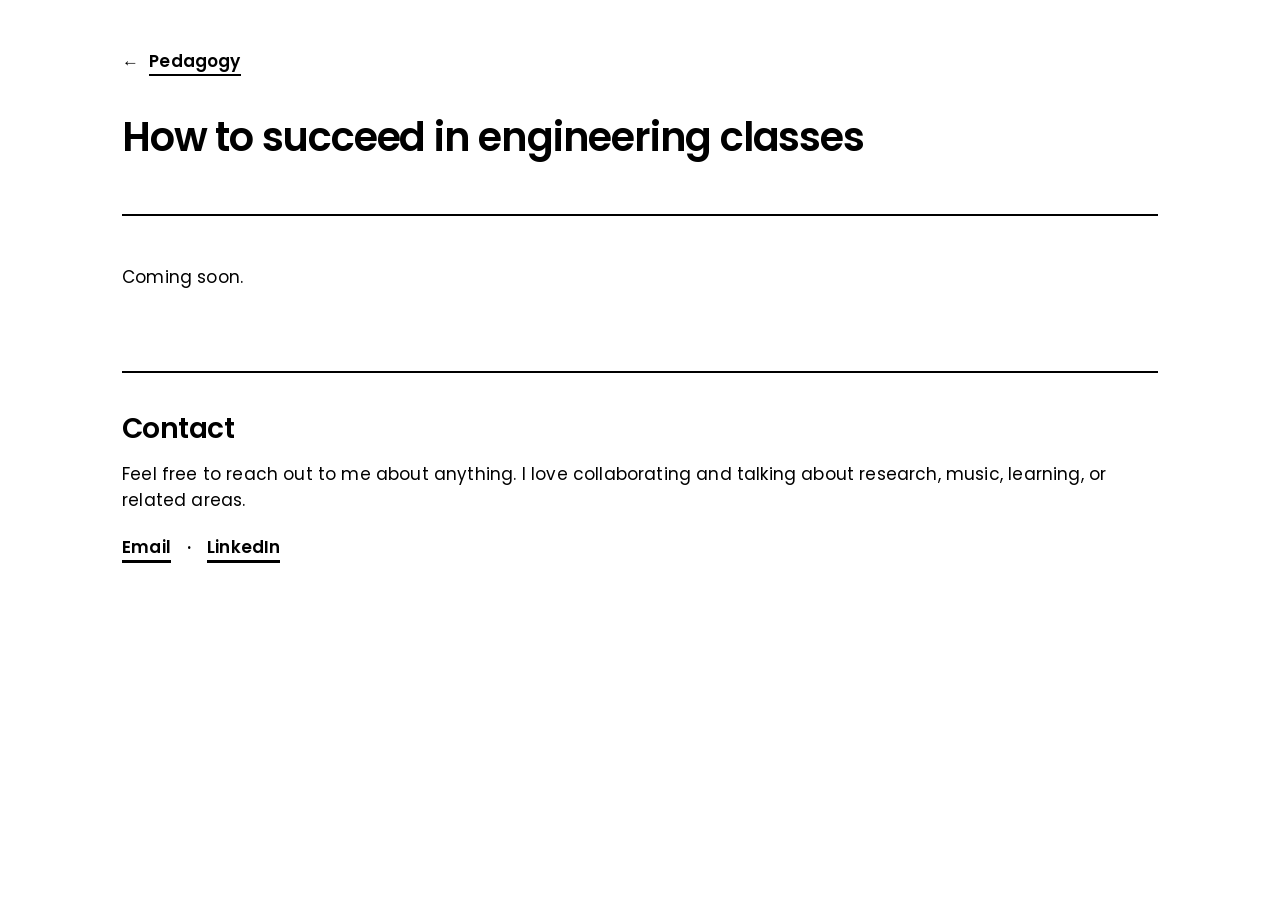
<file: other-stuff/pedagogy/how-to-succeed-in-engineering-classes/index.html>
<!doctype html>
<html lang="en">
<head>
  <meta charset="utf-8">
  <meta name="viewport" content="width=device-width, initial-scale=1">
  <meta name="robots" content="noindex">
  <title>How to succeed in engineering classes | Diego Kiyoshi Menendez</title>
  <link rel="preconnect" href="https://fonts.googleapis.com">
  <link rel="preconnect" href="https://fonts.gstatic.com" crossorigin>
  <link href="https://fonts.googleapis.com/css2?family=Poppins:wght@400;500;600;700&display=swap" rel="stylesheet">
  <link rel="stylesheet" href="../../../style.css">
</head>
<body>
  <header class="page-top">
    <div class="page-top-text">
      <a class="back" href="../index.html">
        <span class="back-arrow" aria-hidden="true">&larr;</span>
        <span class="back-label">Pedagogy</span>
      </a>
      <h1 class="page-title">How to succeed in engineering classes</h1>
    </div>
  </header>

  <main class="story flow">
    <section class="prose">
      <p>Coming soon.</p>
    </section>
  </main>

  <footer class="contact-section" id="contact">
    <h2>Contact</h2>
    <p>Feel free to reach out to me about anything. I love collaborating and talking about research, music, learning, or related areas.</p>
    <p class="contact">
      <a href="mailto:dkmenend@uci.edu">Email</a>
      <span aria-hidden="true">&middot;</span>
      <a href="https://www.linkedin.com/in/diegokmenendez">LinkedIn</a>
    </p>
  </footer>
</body>
</html>
</file>
<file: style.css>
*, *::before, *::after { box-sizing: border-box; }

body {
  margin: 0;
  padding: 48px 32px 96px;
  max-width: 1100px;
  margin-inline: auto;
  font-family: Poppins, "Helvetica Neue", Helvetica, Arial, sans-serif;
  font-size: 17px;
  line-height: 1.55;
  letter-spacing: 0.01em;
  font-weight: 400;
}

h1, h2 { font-weight: 600; margin: 0; }
h1.name { font-size: 40px; line-height: 1.1; letter-spacing: -0.03em; }
h2 { font-size: 28px; line-height: 1.15; letter-spacing: -0.02em; margin-bottom: 16px; }

a { color: inherit; }
a:focus-visible { outline: 3px solid #000; outline-offset: 3px; }
.tile:focus-visible { outline-offset: 4px; }
@media (prefers-reduced-motion: reduce) { * { transition: none !important; } }

.top {
  display: grid;
  grid-template-columns: 280px 1fr;
  gap: 64px;
  align-items: start;
  padding-bottom: 40px;
  border-bottom: 2px solid currentColor;
  margin-bottom: 48px;
}
.portrait {
  margin-top: 24px;
  width: 100%;
  max-width: 280px;
  aspect-ratio: 4 / 5;
  overflow: hidden;
  display: flex;
  align-items: center;
  justify-content: center;
  font-weight: 500;
  font-size: 16px;
}
.contact-section {
  margin-top: 0;
  padding-top: 40px;
  border-top: 2px solid currentColor;
}
.contact-section p { margin: 0; }
.contact-section .contact {
  display: flex;
  align-items: baseline;
  gap: 16px;
  margin: 20px 0 0;
  font-size: 17px;
  font-weight: 600;
}
.contact a { text-decoration: none; border-bottom: 3px solid currentColor; }
.contact a:hover, .contact a:focus-visible { background: #000; color: #fff; }
.portrait img { width: 100%; height: 100%; object-fit: cover; display: block; }
.about p { margin: 0; font-size: 20px; line-height: 1.5; max-width: 38em; letter-spacing: -0.005em; }

.logo-box {
  display: flex;
  align-items: center;
  justify-content: flex-start;
  gap: 40px;
  width: fit-content;
  margin-top: 32px;
  padding: 0;
  background: transparent;
  border: 0;
  border-radius: 0;
}
.logo-slot {
  flex: 0 1 auto;
  min-height: 64px;
  display: flex;
  align-items: center;
  justify-content: center;
  text-align: center;
  font-size: 16px;
  font-weight: 500;
}
.logo-slot img { max-height: 64px; max-width: 100%; display: block; }

.other-stuff {
  display: inline-flex;
  align-items: center;
  gap: 16px;
  margin-top: 28px;
  font-size: 20px;
  font-weight: 600;
  text-decoration: none;
  letter-spacing: -0.02em;
  line-height: 1.1;
}
.other-stuff-label { border-bottom: 3px solid currentColor; }
.other-stuff-arrow { transition: transform 0.2s ease; }
.other-stuff:hover .other-stuff-arrow,
.other-stuff:focus-visible .other-stuff-arrow { transform: translateX(8px); }

.research-layout {
  display: grid;
  grid-template-columns: 1fr 272px;
  column-gap: 48px;
  row-gap: 0;
  align-items: start;
}
.research section { margin-bottom: 56px; }
h3 { font-size: 20px; font-weight: 600; margin: 0 0 8px; letter-spacing: -0.01em; }
.thread { margin-bottom: 40px; }
.thread:last-child { margin-bottom: 0; }
.outputs, .pub-list { margin: 16px 0 0; padding-left: 1.2em; }
.pub-list { list-style: none; padding-left: 0; }
.outputs li, .pub-list li { margin-bottom: 8px; }
.pub-list { margin-top: 0; }
#publications h3 { font-size: 13px; text-transform: uppercase; letter-spacing: 0.1em; color: #444; margin: 32px 0 8px; }
#publications .pub-list { font-size: 17px; line-height: 1.45; }
#publications h2 + h3 { margin-top: 0; }
#publications .pub-list li { margin: 0; padding: 14px 0; border-top: 1px solid #ccc; }
#publications .pub-list li:last-child { border-bottom: 1px solid #ccc; }
.pub-title, .pub-authors, .pub-venue { display: block; }
.pub-title { font-weight: 600; }
a.pub-title { text-decoration: none; width: fit-content; max-width: 100%; }
#publications a.pub-title:focus-visible { outline-offset: 2px; }
a.pub-title::after { content: " \2197\FE0E"; content: " \2197\FE0E" / ""; }
a.pub-title:hover { text-decoration: underline; text-underline-offset: 3px; }
.pub-authors, .pub-venue { font-size: 15px; }
.pub-authors { color: #444; }
.pub-authors strong { font-weight: 600; color: #000; }
.pub-tag { white-space: nowrap; text-transform: uppercase; letter-spacing: 0.08em; font-size: 13px; color: #444; }
.research p { margin: 0; }
.side { font-size: 17px; font-weight: 500; display: flex; flex-direction: column; gap: 0; border-top: 1px solid #000; }
.side a { display: flex; justify-content: space-between; gap: 16px; padding: 14px 16px; border-bottom: 1px solid #000; text-decoration: none; transition: background 0.2s ease, color 0.2s ease, padding 0.2s ease; }
.side a::after { content: "\2192\FE0E"; content: "\2192\FE0E" / ""; }
.side a:hover, .side a:focus-visible { background: #000; color: #fff; padding-inline: 24px; }

/* Research layout: side links sit beside the overview, projects use the full width */
.research { display: contents; }
#research-overview { grid-column: 1; grid-row: 1; }
.side { grid-column: 2; grid-row: 1; margin-top: 8px; }
#threads { grid-column: 1 / -1; grid-row: 2; }
#publications { grid-column: 1 / -1; grid-row: 3; }

/* Project media */
.thread {
  display: grid;
  grid-template-columns: 1fr 440px;
  gap: 48px;
  align-items: start;
  padding-top: 40px;
  border-top: 1px solid #000;
}
.thread:first-child { padding-top: 0; border-top: 0; }
.thread-media { margin: 0; }
.thread-media video, .thread-media img {
  display: block;
  width: 100%;
  aspect-ratio: 4 / 3;
  object-fit: cover;
  border: 1px solid currentColor;
  background: #fff;
}
.thread-media figcaption { margin-top: 8px; font-size: 15px; line-height: 1.35; }

/* Other stuff page */
.page-top {
  padding-bottom: 40px;
  border-bottom: 2px solid currentColor;
  margin-bottom: 48px;
}
.back {
  display: inline-flex;
  align-items: center;
  gap: 10px;
  font-weight: 600;
  text-decoration: none;
}
.back-label { border-bottom: 2px solid currentColor; }
.back-arrow { transition: transform 0.2s ease; }
.back:hover .back-arrow,
.back:focus-visible .back-arrow { transform: translateX(-6px); }
.page-title {
  margin: 40px 0 16px;
  font-size: 40px;
  line-height: 1.05;
  letter-spacing: -0.03em;
}
.page-intro { margin: 0; font-size: 20px; line-height: 1.5; text-wrap: balance; }
.page-top.has-media { display: grid; grid-template-columns: 1fr 360px; column-gap: 48px; align-items: end; }
.page-top-media { margin: 0; }
.page-top-media img { display: block; width: 100%; aspect-ratio: 3 / 2; object-fit: cover; }
/* Story pages (e.g. Henry Miller): text beside media, using the project layout */
.story { margin-bottom: 56px; }
/* Henry Miller: one continuous story, pictures woven in */
.flow { max-width: 980px; }
.prose { padding-bottom: 8px; }
.prose p { margin: 0 0 16px; }
.prose .story-meta { margin: 0; font-size: 15px; color: #444; }
.prose .story-link, .prose .story-buy { font-weight: 600; }
.prose .break { margin: 32px 0 12px; }
.prose .break h2 { margin: 0 0 4px; }
.prose figure { margin: 24px 0; }
.prose .inset-right { float: right; width: 260px; margin: 4px 0 16px 32px; }
.prose .inset img { display: block; width: 100%; height: auto; border: 1px solid currentColor; }
.prose .wide img, .prose .wide .media-video { display: block; width: 100%; height: auto; border: 1px solid currentColor; }
.prose .wide .media-video { aspect-ratio: 16 / 9; height: auto; }
.prose .wide .media-row img { aspect-ratio: 3 / 4; object-fit: cover; object-position: center 35%; }
.prose .side { float: right; width: 260px; margin: 4px 0 16px 32px; }
.prose .side img { display: block; width: 100%; height: auto; border: 1px solid currentColor; }
.prose .side .media-row { margin: 0; gap: 12px; }
.prose .side .media-row img { aspect-ratio: 3 / 4; object-fit: cover; object-position: center 35%; }
.prose .clear { clear: both; }
.prose .inset-left { float: left; width: 260px; margin: 4px 32px 16px 0; }
.prose .crop img { aspect-ratio: 3 / 4; object-fit: cover; object-position: center 35%; }
.prose::after { content: ""; display: block; clear: both; }
/* Music page */
.prose .photo-row { margin: 32px 0 0; }
.photo-grid { display: grid; grid-template-columns: repeat(3, 1fr); gap: 12px; }
.photo-grid img { display: block; width: 100%; aspect-ratio: 4 / 3; object-fit: cover; }
.photo-row figcaption { margin-top: 10px; font-size: 15px; color: #444; }
.music-lead { font-size: 20px; line-height: 1.5; }
.prose .music-links { display: flex; flex-wrap: wrap; gap: 12px 28px; margin: 24px 0 0; }

.essay { max-width: 760px; padding-bottom: 40px; }
.essay h2 { margin-bottom: 16px; }
.essay p { margin: 0; }
.essay p + p { margin-top: 16px; }
.story .thread-body h2 { margin-bottom: 8px; }
.story .thread-body p { margin: 0; }
.story .thread-body p + p { margin-top: 16px; }
.story .thread-body .story-meta { font-size: 15px; color: #444; margin-bottom: 16px; }
.story .thread-body .story-buy, .story .thread-body .story-link { font-weight: 600; }
.media-ph { display: flex; align-items: center; justify-content: center; width: 100%; border: 1px solid currentColor; font-size: 15px; font-weight: 500; background: #fff; }
.ph-poster { aspect-ratio: 4 / 5; }
.ph-video { aspect-ratio: 16 / 9; }
.ph-photo { aspect-ratio: 4 / 3; }
.ph-cover { aspect-ratio: 3 / 4; max-width: none; }
.media-row { display: grid; grid-template-columns: 1fr 1fr; gap: 16px; margin-top: 16px; }
.media-video { display: block; width: 100%; aspect-ratio: 16 / 9; border: 1px solid currentColor; }
.thread-media .media-row img { display: block; width: 100%; height: auto; aspect-ratio: 3 / 4; object-fit: cover; object-position: center 35%; border: 1px solid currentColor; }
.media-img { display: block; width: 100%; height: auto; border: 1px solid currentColor; }
.story a { color: inherit; text-underline-offset: 3px; }
.cta { font-weight: 600; text-decoration: none; border-bottom: 3px solid currentColor; }
.cta:hover, .cta:focus-visible { background: #000; color: #fff; }
.page-nav {
  display: flex;
  flex-wrap: wrap;
  gap: 12px 28px;
  margin-top: 32px;
  font-weight: 500;
}
.page-nav a { text-underline-offset: 4px; }

.interest {
  display: grid;
  grid-template-columns: minmax(200px, 1fr) 2fr;
  gap: 48px;
  align-items: start;
  margin-bottom: 56px;
  scroll-margin-top: 32px;
}
.interest h2 { margin-bottom: 0; }
.interest-body p { margin: 0; }

/* Other stuff tiles */
.tiles {
  display: grid;
  grid-template-columns: repeat(2, 1fr);
  gap: 32px;
  margin-bottom: 56px;
}
.tile {
  display: flex;
  flex-direction: column;
  border: 2px solid currentColor;
  text-decoration: none;
  background: #fff;
  transition: background 0.2s ease, color 0.2s ease;
}
.tile-image {
  aspect-ratio: 3 / 2;
  display: flex;
  align-items: center;
  justify-content: center;
  border-bottom: 2px solid currentColor;
  font-weight: 500;
  font-size: 16px;
  overflow: hidden;
}
.tile-image img { width: 100%; height: 100%; object-fit: cover; display: block; }
.tile-text { padding: 20px 24px 24px; }
.tile h2 {
  display: flex;
  align-items: center;
  justify-content: space-between;
  gap: 16px;
  margin: 0 0 8px;
  font-size: 28px;
  letter-spacing: -0.02em;
  text-transform: none;
}
.tile p { margin: 0; }
.tile-arrow { transition: transform 0.2s ease; }
.tile:hover, .tile:focus-visible { background: #000; color: #fff; }
.tile:hover .tile-image, .tile:focus-visible .tile-image { border-bottom-color: #fff; }
.tile:hover .tile-arrow, .tile:focus-visible .tile-arrow { transform: translateX(8px); }

@media (max-width: 760px) {
  .photo-grid { grid-template-columns: 1fr; }
  .prose .inset-left { float: none; width: 60%; max-width: 260px; margin: 0 0 24px; }
  .prose .side { float: none; width: 100%; margin: 0 0 24px; }
  .prose .inset-right { float: none; width: 60%; max-width: 260px; margin: 0 0 24px; }
  body { padding: 32px 20px 64px; }
  .page-title { font-size: 36px; margin-top: 32px; }
  .page-top.has-media { grid-template-columns: 1fr; row-gap: 24px; }
  .interest { grid-template-columns: 1fr; gap: 12px; margin-bottom: 40px; }
  .tiles { grid-template-columns: 1fr; gap: 24px; }
  .thread { grid-template-columns: 1fr; gap: 16px; }
  #research-overview, .side, #threads, #publications { grid-column: auto; grid-row: auto; }
  .research-layout { row-gap: 0; }
  .research section, .thread { margin-bottom: 40px; }
  .side { margin-top: 32px; margin-bottom: 40px; }
  .top { grid-template-columns: 1fr; gap: 24px; border-bottom: 0; padding-bottom: 0; margin-bottom: 0; }
  .research-layout { grid-template-columns: 1fr; }
  .thread { padding-top: 24px; margin-bottom: 24px; }
  .other-stuff { margin-top: 32px; }
  .logo-box { flex-direction: column; align-items: flex-start; gap: 16px; padding: 0; }
  .side { position: static; order: -1; }
}

/* Favorites box */
.prose .listen-intro { font-size: 20px; font-weight: 700; line-height: 1.2; margin: 0; }
.prose .listen-sub { font-size: 15px; color: #444; margin: 4px 0 20px; padding-bottom: 16px; border-bottom: 1px solid #000; }
.listen ul { list-style: none; margin: 0; padding: 0; }
.listen li { margin: 0 0 16px; font-size: 16px; line-height: 1.45; }
.listen li a { color: inherit; text-decoration: underline; text-underline-offset: 3px; text-decoration-thickness: 1px; }
.listen li a:hover { text-decoration-thickness: 2px; }

/* Two columns */
.prose.music-cols { display: grid; grid-template-columns: 1fr 400px; gap: 48px; margin-top: 40px; align-items: start; }
.music-cols h2 { font-size: 20px; font-weight: 700; line-height: 1.2; margin: 0 0 16px; }
.music-cols .col-side { padding-left: 28px; border-left: 1px solid #000; }
@media (max-width: 760px) { .prose.music-cols { display: block; } .music-cols .col-side { padding: 24px 0 0; margin-top: 32px; border-left: 0; border-top: 1px solid #000; } }

/* Pedagogy posts */
.post p { max-width: 760px; }
.post { padding: 28px 0; border-bottom: 1px solid #000; }
.post:first-child { padding-top: 0; }
.post h2 { font-size: 28px; line-height: 1.15; margin: 0 0 12px; }
.post h2 a { text-decoration: none; color: inherit; }
.post h2 a:hover { text-decoration: underline; text-underline-offset: 4px; }
.post p { margin: 0 0 14px; }
.post .post-more { margin: 0; }
.posts-intro { max-width: 760px; margin: 0 0 40px; font-size: 20px; line-height: 1.5; }

/* Other Stuff page */
.prose .picks-lead { max-width: 760px; font-size: 20px; line-height: 1.5; margin: 0 0 28px; }
.picks-list { max-width: 760px; margin: 0; padding-left: 1.2em; }
.picks-list li { margin: 0 0 12px; }
.prose .hush { margin: 56px 0 0; font-size: 13px; }
.hush a { color: #888; text-decoration: none; }
.hush a:hover, .hush a:focus-visible { color: #000; text-decoration: underline; }
</file>
